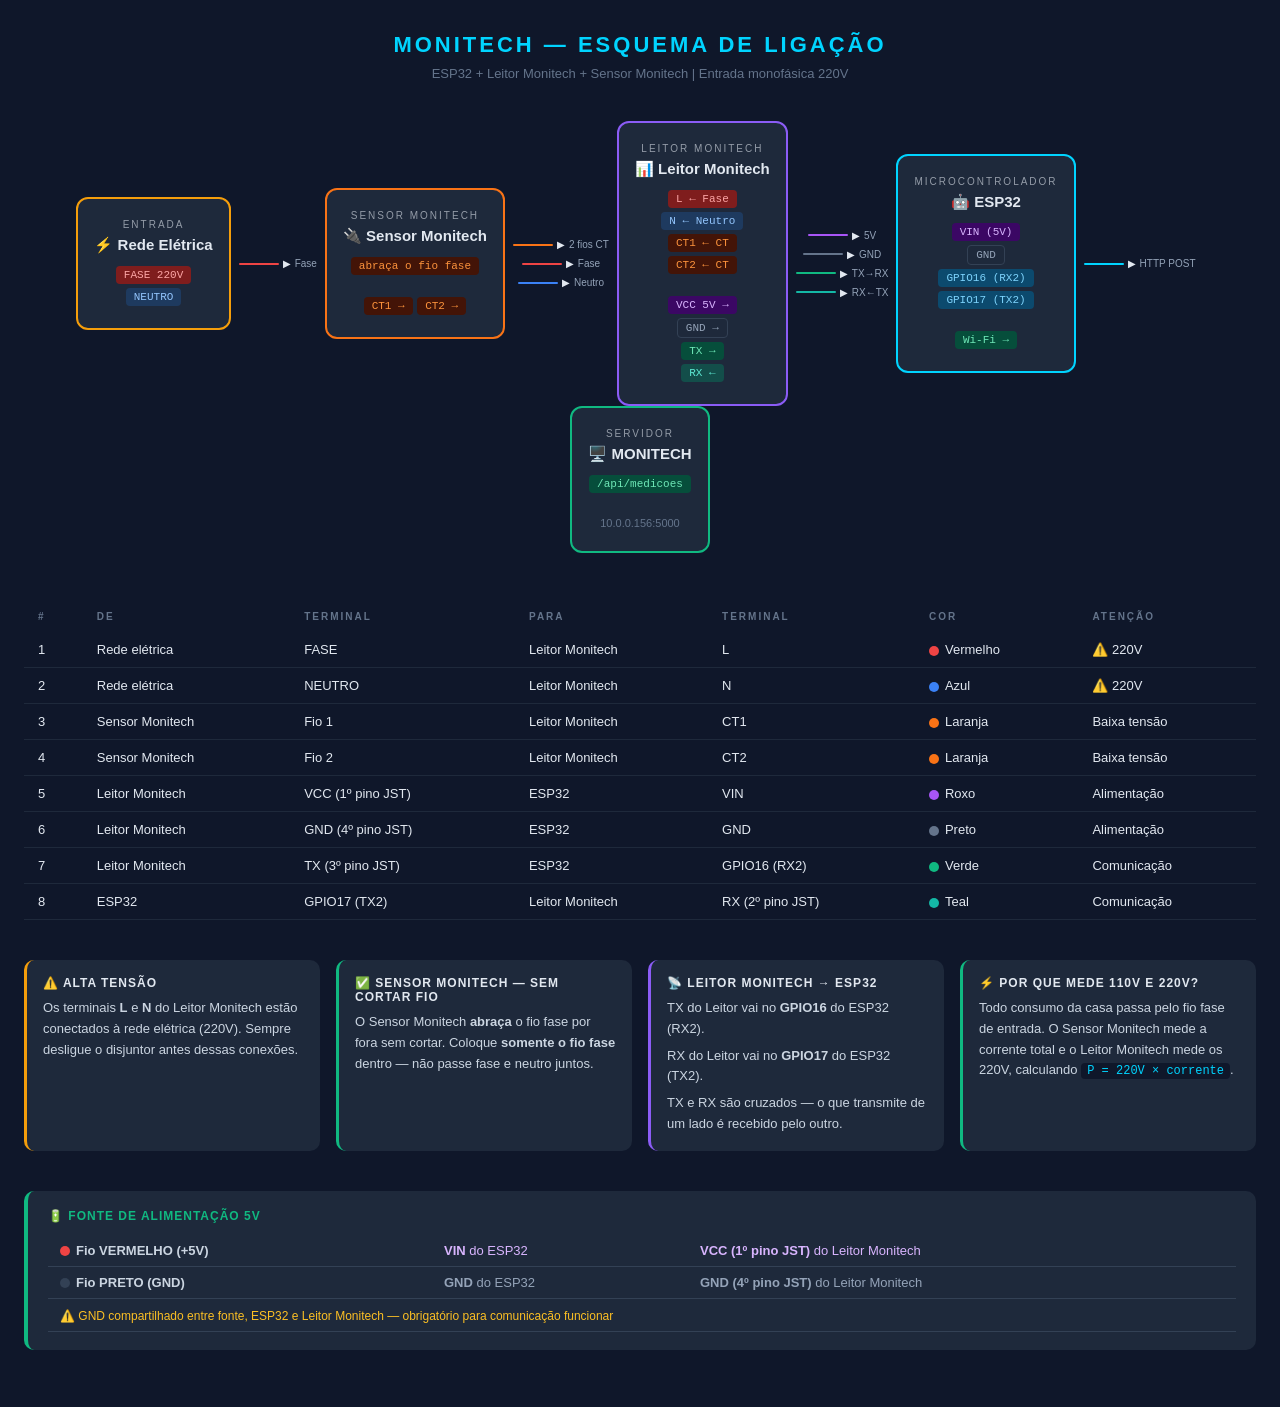
<file: firmware/esquema_ligacao.html>
<!DOCTYPE html>
<html lang="pt-BR">
<head>
<meta charset="UTF-8">
<meta name="viewport" content="width=device-width, initial-scale=1.0">
<title>MONITECH — Esquema de Ligação</title>
<style>
  * { box-sizing: border-box; margin: 0; padding: 0; }
  body { font-family: 'Segoe UI', sans-serif; background: #0f172a; color: #e2e8f0; padding: 32px 24px; min-height: 100vh; }
  h1 { text-align: center; font-size: 22px; letter-spacing: 3px; color: #00d4ff; margin-bottom: 8px; text-transform: uppercase; }
  .subtitle { text-align: center; color: #64748b; font-size: 13px; margin-bottom: 40px; }

  .box { border-radius: 12px; padding: 20px 16px; min-width: 130px; text-align: center; position: relative; }
  .box-label { font-size: 10px; letter-spacing: 2px; text-transform: uppercase; opacity: 0.6; margin-bottom: 6px; }
  .box-title { font-size: 15px; font-weight: 700; margin-bottom: 10px; }
  .box-pin { font-size: 11px; padding: 3px 8px; border-radius: 4px; margin: 2px 0; display: inline-block; font-family: monospace; }

  .box-entrada { background: #1e293b; border: 2px solid #f59e0b; }
  .box-ct      { background: #1e293b; border: 2px solid #f97316; }
  .box-pzem    { background: #1e293b; border: 2px solid #8b5cf6; }
  .box-esp     { background: #1e293b; border: 2px solid #00d4ff; }
  .box-server  { background: #1e293b; border: 2px solid #10b981; }

  .pin-fase   { background: #7f1d1d; color: #fca5a5; }
  .pin-neutro { background: #1e3a5f; color: #93c5fd; }
  .pin-ct     { background: #431407; color: #fb923c; }
  .pin-vcc    { background: #3b0764; color: #d8b4fe; }
  .pin-gnd    { background: #1e293b; color: #94a3b8; border: 1px solid #334155; }
  .pin-tx     { background: #064e3b; color: #6ee7b7; }
  .pin-rx     { background: #134e4a; color: #5eead4; }
  .pin-gpio   { background: #0c4a6e; color: #7dd3fc; }
  .pin-wifi   { background: #064e3b; color: #6ee7b7; }

  .diagram { display: flex; align-items: center; justify-content: center; gap: 0; flex-wrap: wrap; margin-bottom: 48px; }
  .arrow { display: flex; flex-direction: column; align-items: center; justify-content: center; gap: 4px; padding: 0 8px; min-width: 80px; }
  .arrow-wire { display: flex; align-items: center; gap: 4px; font-size: 10px; white-space: nowrap; }
  .arrow-line { height: 2px; width: 40px; display: inline-block; border-radius: 2px; }
  .wire-fase   { background: #ef4444; } .wire-neutro { background: #3b82f6; }
  .wire-ct     { background: #f97316; } .wire-vcc    { background: #a855f7; }
  .wire-gnd    { background: #64748b; } .wire-tx     { background: #10b981; }
  .wire-rx     { background: #14b8a6; } .wire-wifi   { background: #00d4ff; }
  .wire-label  { color: #94a3b8; font-size: 10px; }

  .notes { display: grid; grid-template-columns: repeat(auto-fit, minmax(260px, 1fr)); gap: 16px; margin-bottom: 40px; }
  .note { background: #1e293b; border-radius: 10px; padding: 16px; border-left: 3px solid #00d4ff; }
  .note.warn { border-left-color: #f59e0b; } .note.ok { border-left-color: #10b981; } .note.info { border-left-color: #8b5cf6; }
  .note-title { font-size: 12px; letter-spacing: 1px; text-transform: uppercase; font-weight: 700; margin-bottom: 8px; display: flex; align-items: center; gap: 6px; }
  .note p { font-size: 13px; color: #cbd5e1; line-height: 1.6; }
  .note p + p { margin-top: 6px; }
  .note code { background: #0f172a; padding: 1px 6px; border-radius: 4px; font-size: 12px; color: #00d4ff; }

  .table-wrap { overflow-x: auto; margin-bottom: 40px; }
  table { width: 100%; border-collapse: collapse; font-size: 13px; }
  th { background: #0f172a; padding: 10px 14px; text-align: left; font-size: 10px; letter-spacing: 2px; text-transform: uppercase; color: #64748b; }
  td { padding: 10px 14px; border-bottom: 1px solid #1e293b; }
  tr:hover td { background: #1e293b; }
  .dot { display: inline-block; width: 10px; height: 10px; border-radius: 50%; margin-right: 6px; vertical-align: middle; }

  .alert-box { padding: 18px 20px; background: #1e293b; border-radius: 10px; margin-bottom: 16px; }
  .alert-box table { font-size: 13px; }
  .alert-box td { padding: 8px 12px; border-bottom: 1px solid #334155; color: #cbd5e1; }
</style>
</head>
<body>

<h1>Monitech — Esquema de Ligação</h1>
<p class="subtitle">ESP32 + Leitor Monitech + Sensor Monitech | Entrada monofásica 220V</p>

<!-- DIAGRAMA DE BLOCOS -->
<div class="diagram">

  <div class="box box-entrada">
    <div class="box-label">Entrada</div>
    <div class="box-title">⚡ Rede Elétrica</div>
    <span class="box-pin pin-fase">FASE 220V</span><br>
    <span class="box-pin pin-neutro">NEUTRO</span>
  </div>

  <div class="arrow">
    <div class="arrow-wire"><span class="arrow-line wire-fase"></span><span>▶</span><span class="wire-label">Fase</span></div>
  </div>

  <div class="box box-ct">
    <div class="box-label">Sensor Monitech</div>
    <div class="box-title">🔌 Sensor Monitech</div>
    <span class="box-pin pin-ct">abraça o fio fase</span><br><br>
    <span class="box-pin pin-ct">CT1 →</span>
    <span class="box-pin pin-ct">CT2 →</span>
  </div>

  <div class="arrow">
    <div class="arrow-wire"><span class="arrow-line wire-ct"></span><span>▶</span><span class="wire-label">2 fios CT</span></div>
    <div class="arrow-wire" style="margin-top:4px"><span class="arrow-line wire-fase"></span><span>▶</span><span class="wire-label">Fase</span></div>
    <div class="arrow-wire" style="margin-top:4px"><span class="arrow-line wire-neutro"></span><span>▶</span><span class="wire-label">Neutro</span></div>
  </div>

  <div class="box box-pzem">
    <div class="box-label">Leitor Monitech</div>
    <div class="box-title">📊 Leitor Monitech</div>
    <span class="box-pin pin-fase">L ← Fase</span><br>
    <span class="box-pin pin-neutro">N ← Neutro</span><br>
    <span class="box-pin pin-ct">CT1 ← CT</span><br>
    <span class="box-pin pin-ct">CT2 ← CT</span><br><br>
    <span class="box-pin pin-vcc">VCC 5V →</span><br>
    <span class="box-pin pin-gnd">GND →</span><br>
    <span class="box-pin pin-tx">TX →</span><br>
    <span class="box-pin pin-rx">RX ←</span>
  </div>

  <div class="arrow">
    <div class="arrow-wire"><span class="arrow-line wire-vcc"></span><span>▶</span><span class="wire-label">5V</span></div>
    <div class="arrow-wire" style="margin-top:4px"><span class="arrow-line wire-gnd"></span><span>▶</span><span class="wire-label">GND</span></div>
    <div class="arrow-wire" style="margin-top:4px"><span class="arrow-line wire-tx"></span><span>▶</span><span class="wire-label">TX→RX</span></div>
    <div class="arrow-wire" style="margin-top:4px"><span class="arrow-line wire-rx"></span><span>▶</span><span class="wire-label">RX←TX</span></div>
  </div>

  <div class="box box-esp">
    <div class="box-label">Microcontrolador</div>
    <div class="box-title">🤖 ESP32</div>
    <span class="box-pin pin-vcc">VIN (5V)</span><br>
    <span class="box-pin pin-gnd">GND</span><br>
    <span class="box-pin pin-gpio">GPIO16 (RX2)</span><br>
    <span class="box-pin pin-gpio">GPIO17 (TX2)</span><br><br>
    <span class="box-pin pin-wifi">Wi-Fi →</span>
  </div>

  <div class="arrow">
    <div class="arrow-wire"><span class="arrow-line wire-wifi"></span><span>▶</span><span class="wire-label">HTTP POST</span></div>
  </div>

  <div class="box box-server">
    <div class="box-label">Servidor</div>
    <div class="box-title">🖥️ MONITECH</div>
    <span class="box-pin pin-wifi">/api/medicoes</span><br><br>
    <span style="font-size:11px;color:#64748b">10.0.0.156:5000</span>
  </div>

</div>

<!-- TABELA DE CONEXÕES -->
<div class="table-wrap">
  <table>
    <thead>
      <tr>
        <th>#</th><th>De</th><th>Terminal</th><th>Para</th><th>Terminal</th><th>Cor</th><th>Atenção</th>
      </tr>
    </thead>
    <tbody>
      <tr><td>1</td><td>Rede elétrica</td><td>FASE</td><td>Leitor Monitech</td><td>L</td><td><span class="dot" style="background:#ef4444"></span>Vermelho</td><td>⚠️ 220V</td></tr>
      <tr><td>2</td><td>Rede elétrica</td><td>NEUTRO</td><td>Leitor Monitech</td><td>N</td><td><span class="dot" style="background:#3b82f6"></span>Azul</td><td>⚠️ 220V</td></tr>
      <tr><td>3</td><td>Sensor Monitech</td><td>Fio 1</td><td>Leitor Monitech</td><td>CT1</td><td><span class="dot" style="background:#f97316"></span>Laranja</td><td>Baixa tensão</td></tr>
      <tr><td>4</td><td>Sensor Monitech</td><td>Fio 2</td><td>Leitor Monitech</td><td>CT2</td><td><span class="dot" style="background:#f97316"></span>Laranja</td><td>Baixa tensão</td></tr>
      <tr><td>5</td><td>Leitor Monitech</td><td>VCC (1º pino JST)</td><td>ESP32</td><td>VIN</td><td><span class="dot" style="background:#a855f7"></span>Roxo</td><td>Alimentação</td></tr>
      <tr><td>6</td><td>Leitor Monitech</td><td>GND (4º pino JST)</td><td>ESP32</td><td>GND</td><td><span class="dot" style="background:#64748b"></span>Preto</td><td>Alimentação</td></tr>
      <tr><td>7</td><td>Leitor Monitech</td><td>TX (3º pino JST)</td><td>ESP32</td><td>GPIO16 (RX2)</td><td><span class="dot" style="background:#10b981"></span>Verde</td><td>Comunicação</td></tr>
      <tr><td>8</td><td>ESP32</td><td>GPIO17 (TX2)</td><td>Leitor Monitech</td><td>RX (2º pino JST)</td><td><span class="dot" style="background:#14b8a6"></span>Teal</td><td>Comunicação</td></tr>
    </tbody>
  </table>
</div>

<!-- NOTAS -->
<div class="notes">
  <div class="note warn">
    <div class="note-title">⚠️ Alta Tensão</div>
    <p>Os terminais <strong>L</strong> e <strong>N</strong> do Leitor Monitech estão conectados à rede elétrica (220V). Sempre desligue o disjuntor antes dessas conexões.</p>
  </div>
  <div class="note ok">
    <div class="note-title">✅ Sensor Monitech — sem cortar fio</div>
    <p>O Sensor Monitech <strong>abraça</strong> o fio fase por fora sem cortar. Coloque <strong>somente o fio fase</strong> dentro — não passe fase e neutro juntos.</p>
  </div>
  <div class="note info">
    <div class="note-title">📡 Leitor Monitech → ESP32</div>
    <p>TX do Leitor vai no <strong>GPIO16</strong> do ESP32 (RX2).</p>
    <p>RX do Leitor vai no <strong>GPIO17</strong> do ESP32 (TX2).</p>
    <p>TX e RX são cruzados — o que transmite de um lado é recebido pelo outro.</p>
  </div>
  <div class="note ok">
    <div class="note-title">⚡ Por que mede 110V e 220V?</div>
    <p>Todo consumo da casa passa pelo fio fase de entrada. O Sensor Monitech mede a corrente total e o Leitor Monitech mede os 220V, calculando <code>P = 220V × corrente</code>.</p>
  </div>
</div>

<!-- NOTA FONTE -->
<div class="alert-box" style="border-left: 4px solid #10b981;">
  <div style="font-size:12px;font-weight:700;letter-spacing:1px;color:#10b981;margin-bottom:12px">🔋 FONTE DE ALIMENTAÇÃO 5V</div>
  <table style="width:100%">
    <tr><td><span class="dot" style="background:#ef4444"></span><strong>Fio VERMELHO (+5V)</strong></td><td style="color:#d8b4fe"><strong>VIN</strong> do ESP32</td><td style="color:#d8b4fe"><strong>VCC (1º pino JST)</strong> do Leitor Monitech</td></tr>
    <tr><td><span class="dot" style="background:#334155"></span><strong>Fio PRETO (GND)</strong></td><td style="color:#94a3b8"><strong>GND</strong> do ESP32</td><td style="color:#94a3b8"><strong>GND (4º pino JST)</strong> do Leitor Monitech</td></tr>
    <tr><td colspan="3" style="color:#fbbf24;font-size:12px;padding-top:10px">⚠️ GND compartilhado entre fonte, ESP32 e Leitor Monitech — obrigatório para comunicação funcionar</td></tr>
  </table>
</div>

</body>
</html>
</file>
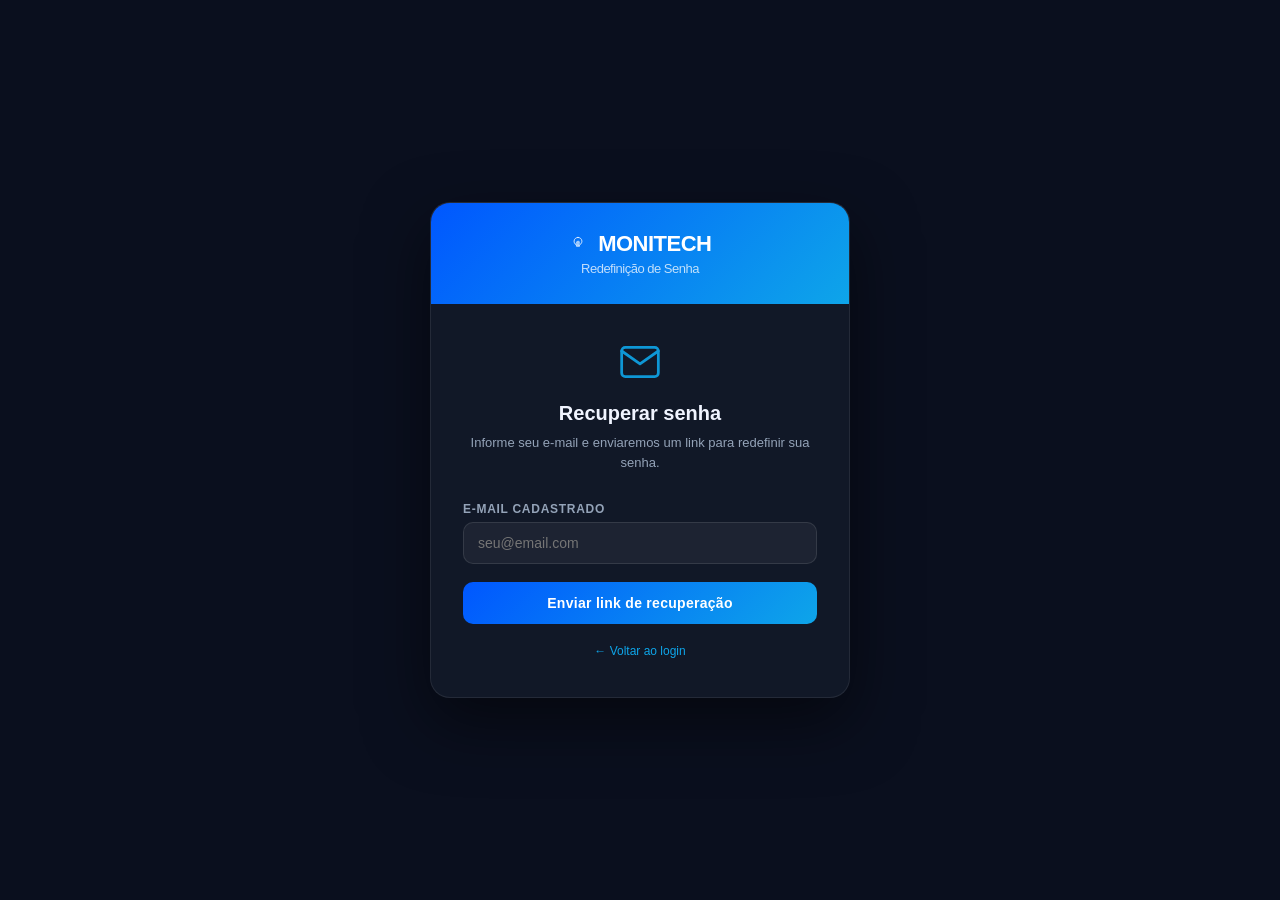
<file: wwwroot/pages-documents/resetar-senha.html>
<!DOCTYPE html>
<html lang="pt-BR">
<head>
  <meta charset="UTF-8">
  <meta name="viewport" content="width=device-width, initial-scale=1.0">
  <title>Redefinir Senha — MONITECH</title>
  <link rel="icon" href="/favicon.svg" type="image/svg+xml">
  <style>
    *, *::before, *::after { box-sizing: border-box; margin: 0; padding: 0; }

    body {
      min-height: 100vh;
      display: flex;
      align-items: center;
      justify-content: center;
      background: #0a0f1e;
      font-family: 'Segoe UI', Arial, sans-serif;
      padding: 24px;
    }

    .card {
      width: 100%;
      max-width: 420px;
      background: #111827;
      border: 1px solid rgba(255,255,255,0.08);
      border-radius: 20px;
      overflow: hidden;
      box-shadow: 0 24px 64px rgba(0,0,0,0.5);
    }

    .card-header {
      background: linear-gradient(135deg, #0057ff 0%, #0ea5e9 100%);
      padding: 28px 32px;
      text-align: center;
    }

    .logo {
      font-size: 22px;
      font-weight: 800;
      color: #fff;
      letter-spacing: -0.5px;
    }

    .logo span { opacity: 0.75; font-size: 13px; font-weight: 400; display: block; margin-top: 4px; }

    .card-body { padding: 36px 32px; }

    .icon-wrap {
      display: flex;
      justify-content: center;
      margin-bottom: 18px;
    }

    .icon-wrap svg {
      color: #0ea5e9;
      opacity: 0.9;
    }

    h1 {
      text-align: center;
      font-size: 20px;
      font-weight: 700;
      color: #f0f4ff;
      margin-bottom: 8px;
    }

    .subtitle {
      text-align: center;
      font-size: 13px;
      color: #94a3b8;
      line-height: 1.6;
      margin-bottom: 28px;
    }

    /* ── Estado: solicitar e-mail ── */
    #step-email, #step-nova, #step-ok, #step-erro { display: none; }
    #step-email.ativo, #step-nova.ativo, #step-ok.ativo, #step-erro.ativo { display: block; }

    .form-group { margin-bottom: 18px; }

    label {
      display: block;
      font-size: 12px;
      font-weight: 600;
      color: #94a3b8;
      text-transform: uppercase;
      letter-spacing: 0.06em;
      margin-bottom: 6px;
    }

    input[type="email"],
    input[type="password"] {
      width: 100%;
      background: rgba(255,255,255,0.05);
      border: 1.5px solid rgba(255,255,255,0.1);
      border-radius: 10px;
      padding: 12px 14px;
      font-size: 14px;
      color: #f0f4ff;
      outline: none;
      transition: border-color 0.2s;
    }

    input:focus { border-color: #0ea5e9; }

    .btn {
      display: block;
      width: 100%;
      padding: 13px;
      border: none;
      border-radius: 10px;
      font-size: 14px;
      font-weight: 700;
      cursor: pointer;
      transition: opacity 0.2s, transform 0.15s;
      letter-spacing: 0.02em;
    }

    .btn:hover:not(:disabled) { opacity: 0.88; transform: translateY(-1px); }
    .btn:disabled { opacity: 0.5; cursor: not-allowed; }

    .btn-primary {
      background: linear-gradient(135deg, #0057ff, #0ea5e9);
      color: #fff;
      margin-top: 4px;
    }

    .btn-ghost {
      background: transparent;
      border: 1.5px solid rgba(255,255,255,0.12);
      color: #94a3b8;
      margin-top: 12px;
    }

    .hint {
      font-size: 12px;
      color: #64748b;
      text-align: center;
      margin-top: 16px;
      line-height: 1.6;
    }

    .hint a { color: #0ea5e9; text-decoration: none; }
    .hint a:hover { text-decoration: underline; }

    /* Toast */
    #toast {
      display: none;
      margin-bottom: 18px;
      padding: 12px 16px;
      border-radius: 10px;
      font-size: 13px;
      font-weight: 500;
      line-height: 1.5;
    }

    #toast.erro   { background: rgba(239,68,68,0.15);  border: 1px solid rgba(239,68,68,0.35);  color: #fca5a5; }
    #toast.aviso  { background: rgba(234,179,8,0.12);  border: 1px solid rgba(234,179,8,0.3);   color: #fde68a; }
    #toast.sucesso{ background: rgba(34,197,94,0.12);  border: 1px solid rgba(34,197,94,0.3);   color: #86efac; }

    /* Ícones de estado */
    .state-icon {
      display: flex;
      justify-content: center;
      margin-bottom: 16px;
    }

    .state-icon.ok  { color: #22c55e; }
    .state-icon.err { color: #ef4444; }

    /* Barra de força da senha */
    .pass-strength { margin-top: 6px; height: 4px; border-radius: 4px; background: rgba(255,255,255,0.08); overflow: hidden; }
    .pass-strength-bar { height: 100%; width: 0; border-radius: 4px; transition: width 0.3s, background 0.3s; }
  </style>
</head>
<body>

<div class="card">
  <div class="card-header">
    <div class="logo">
      <svg xmlns="http://www.w3.org/2000/svg" viewBox="0 0 200 230" width="18" height="18" fill="none" stroke="currentColor" stroke-linecap="round" stroke-linejoin="round" style="display:inline;vertical-align:middle;margin-right:6px">
        <path d="M100,18 C72,18 50,40 50,66 C50,86 60,100 74,110 C80,114 82,120 82,126 L118,126 C118,120 120,114 126,110 C140,100 150,86 150,66 C150,40 128,18 100,18Z" stroke-width="10"/>
        <path d="M83,130 C91,127 109,127 117,130" stroke-width="9"/>
        <path d="M78,116 C76,100 80,82 86,72 C90,64 96,66 98,76 C100,84 99,98 99,110" stroke-width="9"/>
        <path d="M99,110 C99,96 100,82 103,72 C106,62 114,64 116,74 C118,84 116,104 113,118" stroke-width="9"/>
      </svg>
      MONITECH <span>Redefinição de Senha</span>
    </div>
  </div>

  <div class="card-body">
    <div id="toast"></div>

    <!-- PASSO 1: pedir e-mail (quando não há token na URL) -->
    <div id="step-email">
      <div class="icon-wrap">
        <svg xmlns="http://www.w3.org/2000/svg" width="44" height="44" viewBox="0 0 24 24" fill="none"
             stroke="currentColor" stroke-width="1.5" stroke-linecap="round" stroke-linejoin="round">
          <path d="M4 4h16c1.1 0 2 .9 2 2v12c0 1.1-.9 2-2 2H4c-1.1 0-2-.9-2-2V6c0-1.1.9-2 2-2z"></path>
          <polyline points="22,6 12,13 2,6"></polyline>
        </svg>
      </div>
      <h1>Recuperar senha</h1>
      <p class="subtitle">Informe seu e-mail e enviaremos um link para redefinir sua senha.</p>
      <div class="form-group">
        <label for="email-input">E-mail cadastrado</label>
        <input type="email" id="email-input" placeholder="seu@email.com">
      </div>
      <button class="btn btn-primary" id="btn-enviar" onclick="enviarLink()">Enviar link de recuperação</button>
      <p class="hint" style="margin-top:18px;"><a href="../system/system.html">← Voltar ao login</a></p>
    </div>

    <!-- PASSO 2: nova senha (quando há token na URL) -->
    <div id="step-nova">
      <div class="icon-wrap">
        <svg xmlns="http://www.w3.org/2000/svg" width="44" height="44" viewBox="0 0 24 24" fill="none"
             stroke="currentColor" stroke-width="1.5" stroke-linecap="round" stroke-linejoin="round">
          <rect x="3" y="11" width="18" height="11" rx="2" ry="2"></rect>
          <path d="M7 11V7a5 5 0 0 1 10 0v4"></path>
        </svg>
      </div>
      <h1>Nova senha</h1>
      <p class="subtitle">Escolha uma senha forte com pelo menos 8 caracteres.</p>
      <div class="form-group">
        <label for="nova-senha">Nova senha</label>
        <input type="password" id="nova-senha" placeholder="Mínimo 8 caracteres" oninput="atualizarForca(this.value)">
        <div class="pass-strength"><div class="pass-strength-bar" id="pass-bar"></div></div>
      </div>
      <div class="form-group">
        <label for="conf-senha">Confirmar nova senha</label>
        <input type="password" id="conf-senha" placeholder="Repita a senha">
      </div>
      <button class="btn btn-primary" id="btn-salvar" onclick="salvarSenha()">Salvar nova senha</button>
    </div>

    <!-- PASSO 3: sucesso -->
    <div id="step-ok">
      <div class="state-icon ok">
        <svg xmlns="http://www.w3.org/2000/svg" width="52" height="52" viewBox="0 0 24 24" fill="none"
             stroke="currentColor" stroke-width="1.5" stroke-linecap="round" stroke-linejoin="round">
          <path d="M22 11.08V12a10 10 0 1 1-5.93-9.14"></path>
          <polyline points="22 4 12 14.01 9 11.01"></polyline>
        </svg>
      </div>
      <h1>Senha redefinida!</h1>
      <p class="subtitle">Sua senha foi alterada com sucesso. Faça login com a nova senha.</p>
      <a href="../system/system.html">
        <button class="btn btn-primary">Ir para o login</button>
      </a>
    </div>

    <!-- PASSO 4: link inválido / expirado -->
    <div id="step-erro">
      <div class="state-icon err">
        <svg xmlns="http://www.w3.org/2000/svg" width="52" height="52" viewBox="0 0 24 24" fill="none"
             stroke="currentColor" stroke-width="1.5" stroke-linecap="round" stroke-linejoin="round">
          <circle cx="12" cy="12" r="10"></circle>
          <line x1="12" y1="8" x2="12" y2="12"></line>
          <line x1="12" y1="16" x2="12.01" y2="16"></line>
        </svg>
      </div>
      <h1>Link inválido ou expirado</h1>
      <p class="subtitle">Este link de recuperação é inválido ou expirou. Solicite um novo.</p>
      <button class="btn btn-primary" onclick="mostrarPasso('email')">Solicitar novo link</button>
      <a href="../system/system.html">
        <button class="btn btn-ghost">Voltar ao login</button>
      </a>
    </div>
  </div>
</div>

<script>
  const API = window.location.origin;

  function mostrarPasso(passo) {
    ['email','nova','ok','erro'].forEach(p => {
      document.getElementById('step-' + p).classList.remove('ativo');
    });
    document.getElementById('step-' + passo).classList.add('ativo');
  }

  function mostrarToast(msg, tipo) {
    const t = document.getElementById('toast');
    t.textContent = msg;
    t.className = tipo;
    t.style.display = 'block';
    setTimeout(() => { t.style.display = 'none'; }, 5000);
  }

  function atualizarForca(valor) {
    const bar = document.getElementById('pass-bar');
    const len = valor.length;
    let pct = 0, cor = '#ef4444';
    if (len >= 8)  { pct = 40; cor = '#f97316'; }
    if (len >= 10) { pct = 65; cor = '#eab308'; }
    if (len >= 12 && /[A-Z]/.test(valor) && /[0-9]/.test(valor)) { pct = 100; cor = '#22c55e'; }
    bar.style.width = pct + '%';
    bar.style.background = cor;
  }

  async function enviarLink() {
    const email = document.getElementById('email-input').value.trim();
    if (!email) { mostrarToast('Informe seu e-mail.', 'aviso'); return; }

    const btn = document.getElementById('btn-enviar');
    btn.textContent = 'Enviando...';
    btn.disabled = true;

    try {
      const resp = await fetch(API + '/api/auth/esqueceu-senha', {
        method:  'POST',
        headers: { 'Content-Type': 'application/json' },
        body:    JSON.stringify({ email })
      });

      if (resp.ok) {
        mostrarToast('Se o e-mail existir em nossa base, você receberá o link em breve.', 'sucesso');
      } else {
        const dados = await resp.json().catch(() => ({}));
        mostrarToast(dados.erro || 'Erro ao processar solicitação. Tente novamente.', 'erro');
      }
    } catch (err) {
      console.error('[enviarLink]', err);
      mostrarToast('Não foi possível conectar ao servidor. Verifique se o sistema está rodando.', 'erro');
    }

    btn.textContent = 'Enviar link de recuperação';
    btn.disabled = false;
  }

  async function salvarSenha() {
    const novaSenha = document.getElementById('nova-senha').value;
    const confSenha = document.getElementById('conf-senha').value;

    if (novaSenha.length < 8) { mostrarToast('A senha deve ter pelo menos 8 caracteres.', 'erro'); return; }
    if (novaSenha !== confSenha) { mostrarToast('As senhas não coincidem.', 'erro'); return; }

    const token = new URLSearchParams(window.location.search).get('token');
    if (!token) { mostrarPasso('erro'); return; }

    const btn = document.getElementById('btn-salvar');
    btn.textContent = 'Salvando...';
    btn.disabled = true;

    try {
      const resp = await fetch(API + '/api/auth/resetar-senha', {
        method: 'POST',
        headers: { 'Content-Type': 'application/json' },
        body: JSON.stringify({ token, novaSenha })
      });
      const dados = await resp.json();

      if (dados.sucesso) {
        mostrarPasso('ok');
      } else {
        mostrarPasso('erro');
      }
    } catch (_) {
      mostrarToast('Erro de conexão. Tente novamente.', 'erro');
      btn.textContent = 'Salvar nova senha';
      btn.disabled = false;
    }
  }

  // Ao carregar: decide qual passo mostrar
  window.addEventListener('DOMContentLoaded', function () {
    const token = new URLSearchParams(window.location.search).get('token');
    if (token) {
      mostrarPasso('nova');
    } else {
      mostrarPasso('email');
    }
  });
</script>
</body>
</html>
</file>
